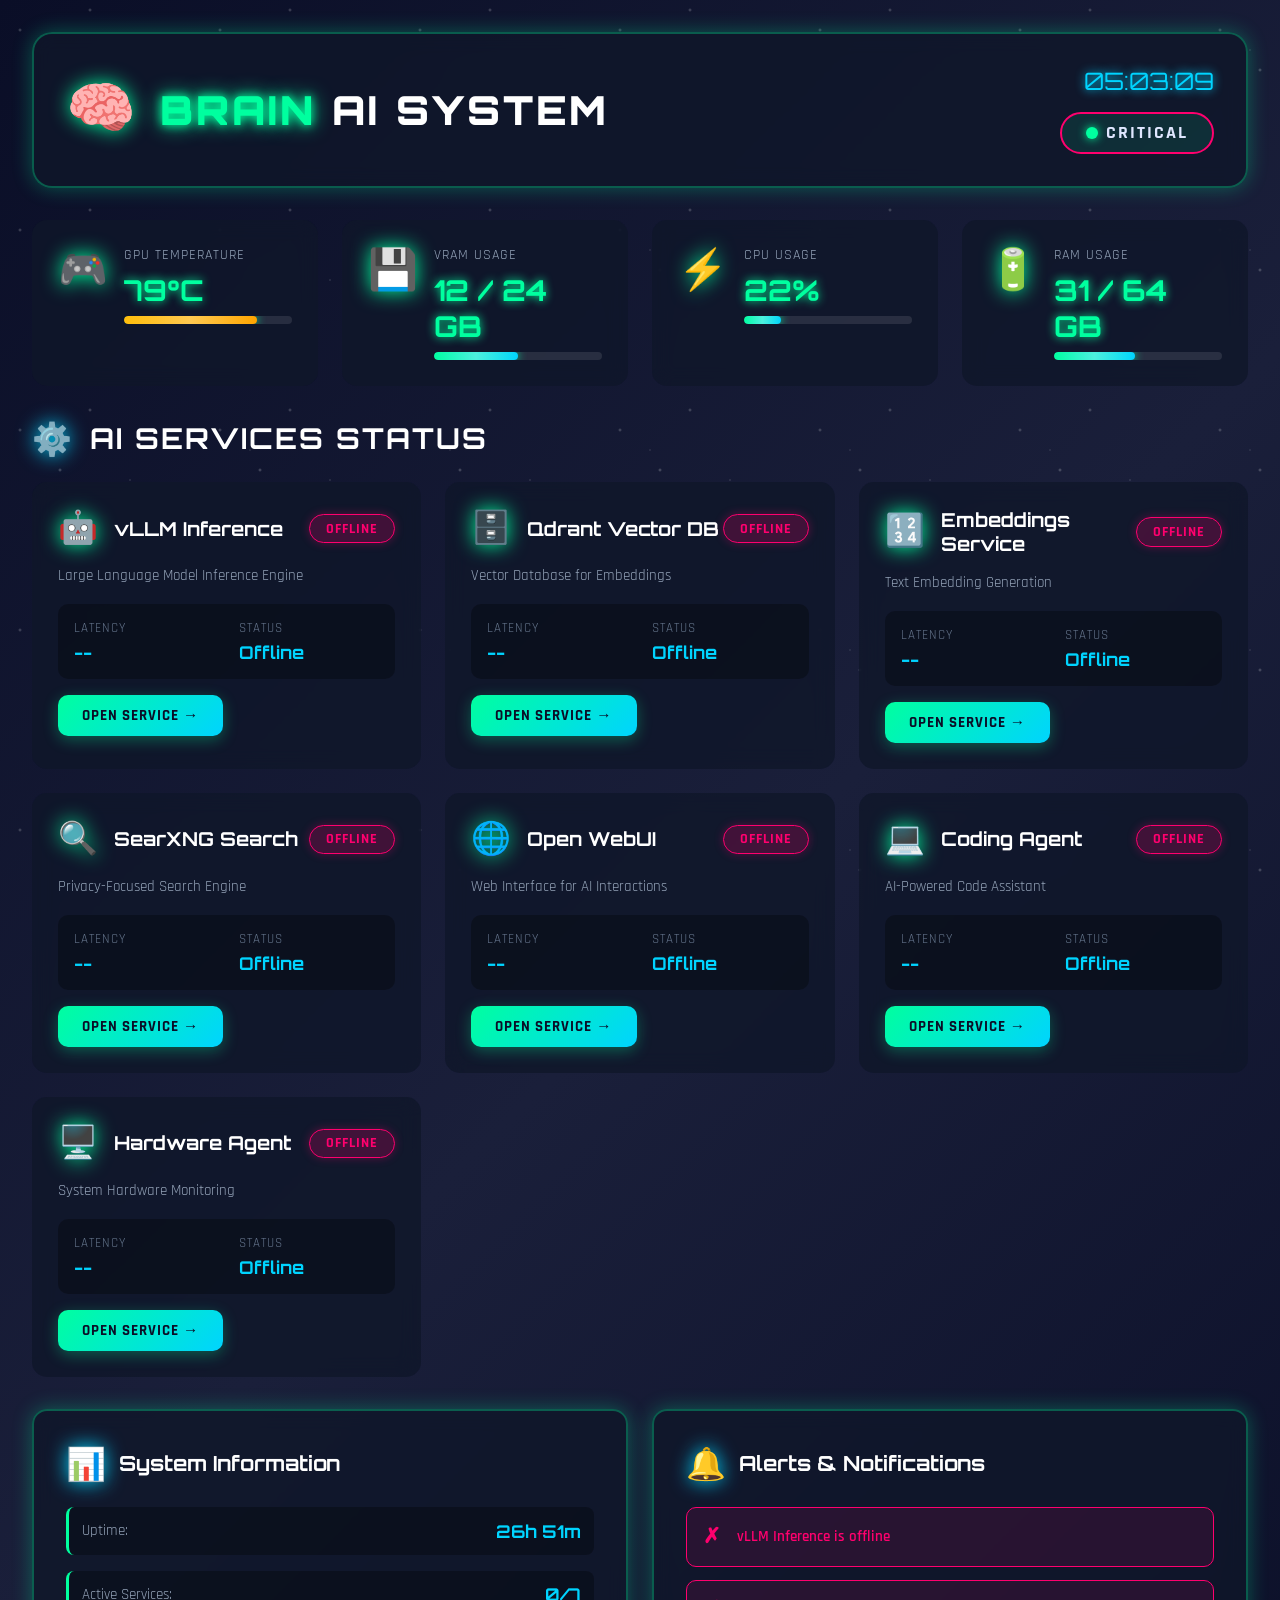
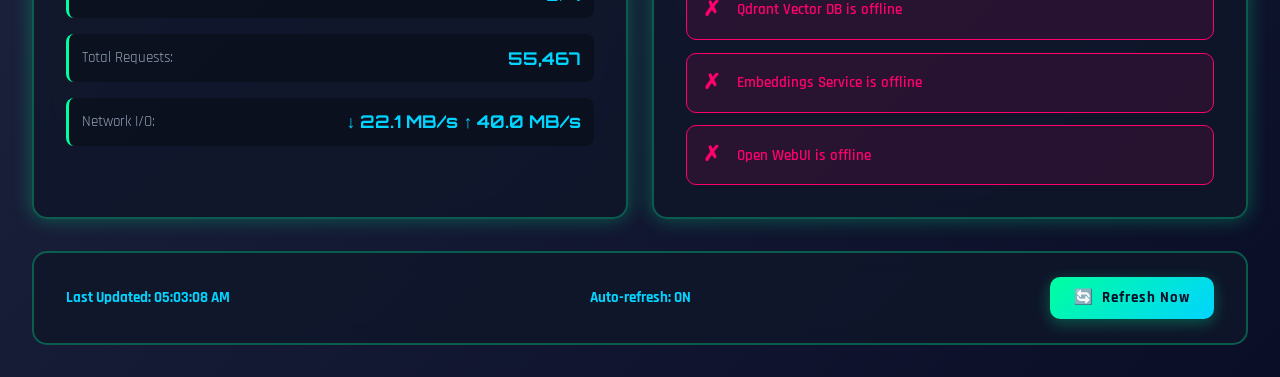
<file: brain-project/services/dashboard/index.html>
<!DOCTYPE html>
<html lang="en">
<head>
    <meta charset="UTF-8">
    <meta name="viewport" content="width=device-width, initial-scale=1.0">
    <title>🧠 Brain AI System Dashboard</title>
    <link rel="stylesheet" href="styles.css">
    <link rel="preconnect" href="https://fonts.googleapis.com">
    <link rel="preconnect" href="https://fonts.gstatic.com" crossorigin>
    <link href="https://fonts.googleapis.com/css2?family=Orbitron:wght@400;700;900&family=Rajdhani:wght@300;400;600;700&display=swap" rel="stylesheet">
</head>
<body>
    <div class="stars"></div>
    <div class="container">
        <!-- Header -->
        <header class="header">
            <div class="logo-container">
                <div class="brain-icon">🧠</div>
                <h1 class="title">
                    <span class="glow">BRAIN</span> AI SYSTEM
                </h1>
            </div>
            <div class="header-info">
                <div class="time-display" id="currentTime"></div>
                <div class="status-badge" id="systemStatus">
                    <span class="status-dot pulse"></span>
                    <span>ONLINE</span>
                </div>
            </div>
        </header>

        <!-- System Metrics -->
        <section class="metrics-grid">
            <div class="metric-card gpu">
                <div class="metric-icon">🎮</div>
                <div class="metric-content">
                    <div class="metric-label">GPU Temperature</div>
                    <div class="metric-value" id="gpuTemp">--°C</div>
                    <div class="metric-bar">
                        <div class="metric-bar-fill" id="gpuTempBar"></div>
                    </div>
                </div>
            </div>

            <div class="metric-card vram">
                <div class="metric-icon">💾</div>
                <div class="metric-content">
                    <div class="metric-label">VRAM Usage</div>
                    <div class="metric-value" id="vramUsage">-- / -- GB</div>
                    <div class="metric-bar">
                        <div class="metric-bar-fill" id="vramBar"></div>
                    </div>
                </div>
            </div>

            <div class="metric-card cpu">
                <div class="metric-icon">⚡</div>
                <div class="metric-content">
                    <div class="metric-label">CPU Usage</div>
                    <div class="metric-value" id="cpuUsage">--%</div>
                    <div class="metric-bar">
                        <div class="metric-bar-fill" id="cpuBar"></div>
                    </div>
                </div>
            </div>

            <div class="metric-card ram">
                <div class="metric-icon">🔋</div>
                <div class="metric-content">
                    <div class="metric-label">RAM Usage</div>
                    <div class="metric-value" id="ramUsage">-- / -- GB</div>
                    <div class="metric-bar">
                        <div class="metric-bar-fill" id="ramBar"></div>
                    </div>
                </div>
            </div>
        </section>

        <!-- Services Status -->
        <section class="services-section">
            <h2 class="section-title">
                <span class="title-icon">⚙️</span>
                AI SERVICES STATUS
            </h2>
            <div class="services-grid" id="servicesGrid">
                <!-- Services will be dynamically populated -->
            </div>
        </section>

        <!-- System Information -->
        <section class="info-section">
            <div class="info-card">
                <h3 class="info-title">
                    <span class="title-icon">📊</span>
                    System Information
                </h3>
                <div class="info-grid" id="systemInfo">
                    <div class="info-item">
                        <span class="info-label">Uptime:</span>
                        <span class="info-value" id="uptime">--</span>
                    </div>
                    <div class="info-item">
                        <span class="info-label">Active Services:</span>
                        <span class="info-value" id="activeServices">0/0</span>
                    </div>
                    <div class="info-item">
                        <span class="info-label">Total Requests:</span>
                        <span class="info-value" id="totalRequests">--</span>
                    </div>
                    <div class="info-item">
                        <span class="info-label">Network I/O:</span>
                        <span class="info-value" id="networkIO">--</span>
                    </div>
                </div>
            </div>

            <div class="info-card">
                <h3 class="info-title">
                    <span class="title-icon">🔔</span>
                    Alerts & Notifications
                </h3>
                <div class="alerts-container" id="alertsContainer">
                    <div class="alert-item success">
                        <span class="alert-icon">✓</span>
                        <span>All systems operational</span>
                    </div>
                </div>
            </div>
        </section>

        <!-- Footer -->
        <footer class="footer">
            <div class="footer-content">
                <div class="footer-item">
                    <span>Last Updated: <span id="lastUpdate">--</span></span>
                </div>
                <div class="footer-item">
                    <span>Auto-refresh: <span id="refreshStatus">ON</span></span>
                </div>
                <div class="footer-item">
                    <button class="refresh-button" id="manualRefresh">
                        <span class="refresh-icon">🔄</span> Refresh Now
                    </button>
                </div>
            </div>
        </footer>
    </div>

    <script src="config.js"></script>
    <script src="app.js"></script>
</body>
</html>
</file>
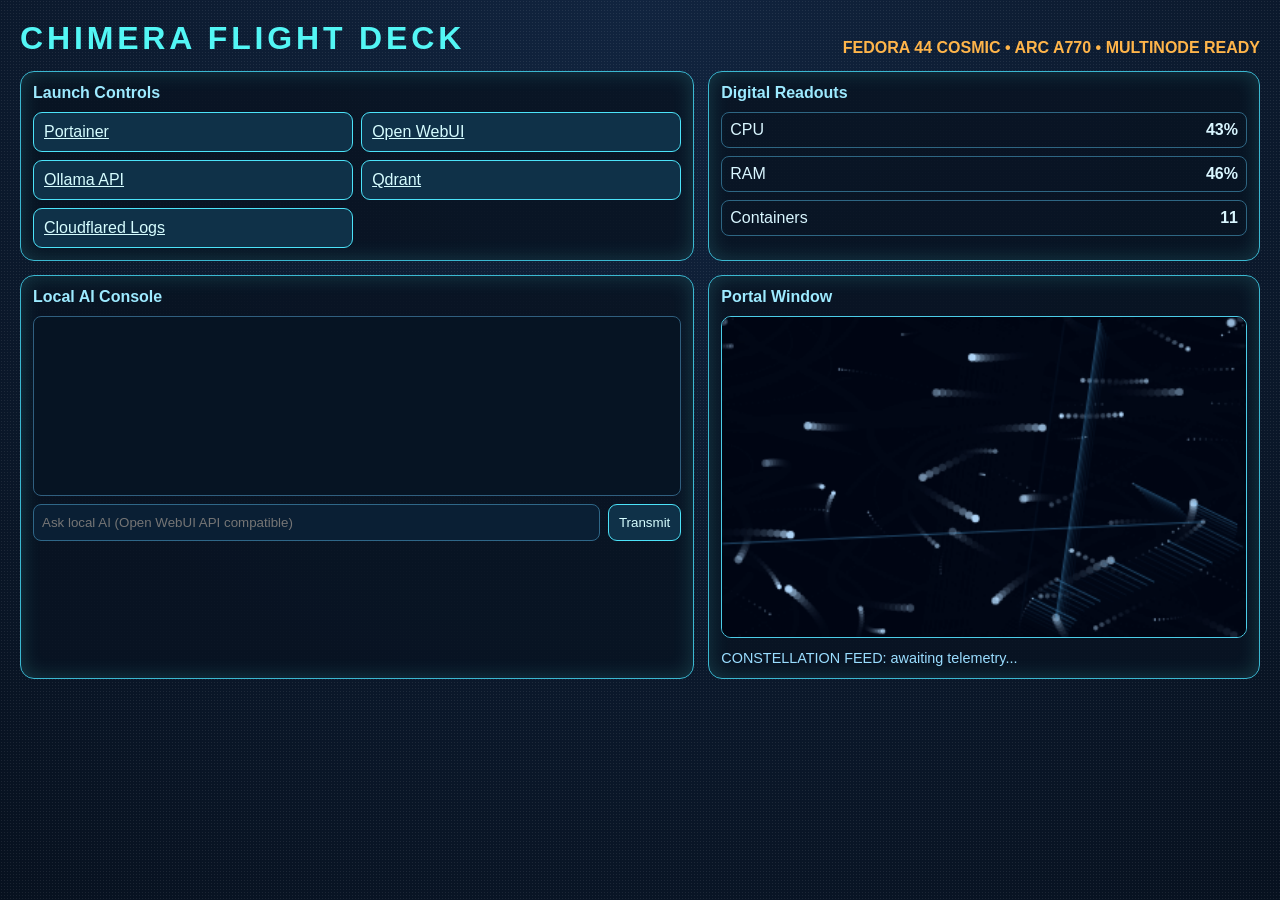
<file: commandcenter/dashboard/cockpit/index.html>
<!doctype html>
<html lang="en">
<head>
  <meta charset="UTF-8" />
  <meta name="viewport" content="width=device-width, initial-scale=1.0" />
  <title>Chimera Cockpit</title>
  <link rel="stylesheet" href="styles.css" />
</head>
<body>
  <div class="stars"></div>
  <main class="cockpit">
    <header>
      <h1>CHIMERA FLIGHT DECK</h1>
      <div class="readout">FEDORA 44 COSMIC • ARC A770 • MULTINODE READY</div>
    </header>

    <section class="grid">
      <article class="panel controls">
        <h2>Launch Controls</h2>
        <div class="buttons" id="serviceButtons"></div>
      </article>

      <article class="panel telemetry">
        <h2>Digital Readouts</h2>
        <div class="gauges">
          <div><span>CPU</span><strong id="cpuVal">--%</strong></div>
          <div><span>RAM</span><strong id="ramVal">--%</strong></div>
          <div><span>Containers</span><strong id="ctrVal">--</strong></div>
        </div>
      </article>

      <article class="panel chat">
        <h2>Local AI Console</h2>
        <div id="chatLog" class="chatlog"></div>
        <form id="chatForm">
          <input id="prompt" placeholder="Ask local AI (Open WebUI API compatible)" />
          <button>Transmit</button>
        </form>
      </article>

      <article class="panel portal">
        <h2>Portal Window</h2>
        <canvas id="portal" width="360" height="220"></canvas>
        <p id="constellationText">CONSTELLATION FEED: awaiting telemetry...</p>
      </article>
    </section>
  </main>
  <script src="app.js"></script>
</body>
</html>
</file>
<file: brain-project/services/dashboard/styles.css>
/* Brain AI System Dashboard - Cyberpunk Theme */

:root {
  /* Color Palette */
  --primary-glow: #00ff9f;
  --secondary-glow: #00d4ff;
  --danger-glow: #ff006e;
  --warning-glow: #ffbe0b;
  --success-glow: #00ff9f;
  
  /* Backgrounds */
  --bg-dark: #0a0e27;
  --bg-darker: #050818;
  --bg-card: rgba(15, 23, 42, 0.8);
  --bg-card-hover: rgba(15, 23, 42, 0.95);
  
  /* Borders & Effects */
  --border-glow: rgba(0, 255, 159, 0.3);
  --shadow-glow: 0 0 20px rgba(0, 255, 159, 0.3);
  --shadow-strong: 0 0 40px rgba(0, 255, 159, 0.5);
  
  /* Typography */
  --font-display: 'Orbitron', sans-serif;
  --font-body: 'Rajdhani', sans-serif;
}

* {
  margin: 0;
  padding: 0;
  box-sizing: border-box;
}

body {
  font-family: var(--font-body);
  background: linear-gradient(135deg, #0a0e27 0%, #1a1f3a 50%, #0a0e27 100%);
  color: #e0e7ff;
  min-height: 100vh;
  overflow-x: hidden;
  position: relative;
}

/* Animated stars background */
.stars {
  position: fixed;
  top: 0;
  left: 0;
  width: 100%;
  height: 100%;
  pointer-events: none;
  background-image: 
    radial-gradient(2px 2px at 20px 30px, #eee, transparent),
    radial-gradient(2px 2px at 60px 70px, #fff, transparent),
    radial-gradient(1px 1px at 50px 50px, #ddd, transparent),
    radial-gradient(1px 1px at 130px 80px, #fff, transparent),
    radial-gradient(2px 2px at 90px 10px, #eee, transparent);
  background-repeat: repeat;
  background-size: 200px 200px;
  opacity: 0.3;
  animation: twinkle 3s ease-in-out infinite;
}

@keyframes twinkle {
  0%, 100% { opacity: 0.3; }
  50% { opacity: 0.5; }
}

.container {
  max-width: 1600px;
  margin: 0 auto;
  padding: 2rem;
  position: relative;
  z-index: 1;
}

/* Header */
.header {
  display: flex;
  justify-content: space-between;
  align-items: center;
  padding: 2rem;
  background: var(--bg-card);
  border-radius: 20px;
  border: 2px solid var(--border-glow);
  box-shadow: var(--shadow-glow);
  margin-bottom: 2rem;
  backdrop-filter: blur(10px);
}

.logo-container {
  display: flex;
  align-items: center;
  gap: 1.5rem;
}

.brain-icon {
  font-size: 3.5rem;
  animation: pulse-glow 2s ease-in-out infinite;
  filter: drop-shadow(0 0 10px var(--primary-glow));
}

@keyframes pulse-glow {
  0%, 100% { transform: scale(1); filter: drop-shadow(0 0 10px var(--primary-glow)); }
  50% { transform: scale(1.1); filter: drop-shadow(0 0 20px var(--primary-glow)); }
}

.title {
  font-family: var(--font-display);
  font-size: 2.5rem;
  font-weight: 900;
  letter-spacing: 3px;
  color: #fff;
  text-transform: uppercase;
}

.glow {
  color: var(--primary-glow);
  text-shadow: 0 0 10px var(--primary-glow), 0 0 20px var(--primary-glow);
  animation: text-glow 2s ease-in-out infinite;
}

@keyframes text-glow {
  0%, 100% { text-shadow: 0 0 10px var(--primary-glow), 0 0 20px var(--primary-glow); }
  50% { text-shadow: 0 0 20px var(--primary-glow), 0 0 40px var(--primary-glow); }
}

.header-info {
  display: flex;
  flex-direction: column;
  align-items: flex-end;
  gap: 1rem;
}

.time-display {
  font-family: var(--font-display);
  font-size: 1.5rem;
  color: var(--secondary-glow);
  text-shadow: 0 0 10px var(--secondary-glow);
}

.status-badge {
  display: flex;
  align-items: center;
  gap: 0.5rem;
  padding: 0.5rem 1.5rem;
  background: rgba(0, 255, 159, 0.1);
  border: 2px solid var(--primary-glow);
  border-radius: 25px;
  font-weight: 700;
  font-size: 1.1rem;
  letter-spacing: 2px;
}

.status-dot {
  width: 12px;
  height: 12px;
  border-radius: 50%;
  background: var(--success-glow);
  box-shadow: 0 0 10px var(--success-glow);
}

.pulse {
  animation: pulse 2s ease-in-out infinite;
}

@keyframes pulse {
  0%, 100% { opacity: 1; transform: scale(1); }
  50% { opacity: 0.6; transform: scale(1.2); }
}

/* Metrics Grid */
.metrics-grid {
  display: grid;
  grid-template-columns: repeat(auto-fit, minmax(280px, 1fr));
  gap: 1.5rem;
  margin-bottom: 2rem;
}

.metric-card {
  padding: 1.5rem;
  background: var(--bg-card);
  border-radius: 15px;
  border: 2px solid transparent;
  backdrop-filter: blur(10px);
  transition: all 0.3s ease;
  display: flex;
  gap: 1rem;
  position: relative;
  overflow: hidden;
}

.metric-card::before {
  content: '';
  position: absolute;
  top: 0;
  left: 0;
  right: 0;
  height: 3px;
  background: linear-gradient(90deg, transparent, var(--primary-glow), transparent);
  opacity: 0;
  transition: opacity 0.3s ease;
}

.metric-card:hover {
  border-color: var(--border-glow);
  box-shadow: var(--shadow-glow);
  transform: translateY(-5px);
}

.metric-card:hover::before {
  opacity: 1;
}

.metric-icon {
  font-size: 2.5rem;
  filter: drop-shadow(0 0 10px var(--primary-glow));
}

.metric-content {
  flex: 1;
}

.metric-label {
  font-size: 0.9rem;
  color: #94a3b8;
  text-transform: uppercase;
  letter-spacing: 1px;
  margin-bottom: 0.5rem;
}

.metric-value {
  font-family: var(--font-display);
  font-size: 1.8rem;
  font-weight: 700;
  color: var(--primary-glow);
  text-shadow: 0 0 10px var(--primary-glow);
  margin-bottom: 0.5rem;
}

.metric-bar {
  width: 100%;
  height: 8px;
  background: rgba(255, 255, 255, 0.1);
  border-radius: 10px;
  overflow: hidden;
  position: relative;
}

.metric-bar-fill {
  height: 100%;
  background: linear-gradient(90deg, var(--primary-glow), var(--secondary-glow));
  border-radius: 10px;
  transition: width 0.5s ease;
  box-shadow: 0 0 10px var(--primary-glow);
  position: relative;
}

.metric-bar-fill::after {
  content: '';
  position: absolute;
  top: 0;
  left: 0;
  bottom: 0;
  right: 0;
  background: linear-gradient(90deg, transparent, rgba(255,255,255,0.3), transparent);
  animation: shimmer 2s infinite;
}

@keyframes shimmer {
  0% { transform: translateX(-100%); }
  100% { transform: translateX(100%); }
}

/* Services Section */
.services-section {
  margin-bottom: 2rem;
}

.section-title {
  font-family: var(--font-display);
  font-size: 1.8rem;
  font-weight: 700;
  color: #fff;
  text-transform: uppercase;
  letter-spacing: 2px;
  margin-bottom: 1.5rem;
  display: flex;
  align-items: center;
  gap: 1rem;
}

.title-icon {
  font-size: 2rem;
  filter: drop-shadow(0 0 10px var(--secondary-glow));
}

.services-grid {
  display: grid;
  grid-template-columns: repeat(auto-fit, minmax(320px, 1fr));
  gap: 1.5rem;
}

.service-card {
  padding: 1.5rem;
  background: var(--bg-card);
  border-radius: 15px;
  border: 2px solid transparent;
  backdrop-filter: blur(10px);
  transition: all 0.3s ease;
  position: relative;
  overflow: hidden;
}

.service-card::before {
  content: '';
  position: absolute;
  top: 0;
  left: 0;
  width: 100%;
  height: 100%;
  background: linear-gradient(135deg, transparent, rgba(0, 255, 159, 0.05));
  opacity: 0;
  transition: opacity 0.3s ease;
}

.service-card:hover {
  border-color: var(--border-glow);
  box-shadow: var(--shadow-glow);
  transform: translateY(-5px);
}

.service-card:hover::before {
  opacity: 1;
}

.service-header {
  display: flex;
  align-items: center;
  justify-content: space-between;
  margin-bottom: 1rem;
}

.service-title-group {
  display: flex;
  align-items: center;
  gap: 1rem;
}

.service-icon {
  font-size: 2rem;
  filter: drop-shadow(0 0 10px var(--primary-glow));
}

.service-name {
  font-family: var(--font-display);
  font-size: 1.2rem;
  font-weight: 700;
  color: #fff;
}

.service-status {
  padding: 0.3rem 1rem;
  border-radius: 20px;
  font-size: 0.85rem;
  font-weight: 700;
  letter-spacing: 1px;
  text-transform: uppercase;
}

.service-status.online {
  background: rgba(0, 255, 159, 0.2);
  color: var(--success-glow);
  border: 1px solid var(--success-glow);
  box-shadow: 0 0 10px rgba(0, 255, 159, 0.3);
}

.service-status.offline {
  background: rgba(255, 0, 110, 0.2);
  color: var(--danger-glow);
  border: 1px solid var(--danger-glow);
  box-shadow: 0 0 10px rgba(255, 0, 110, 0.3);
}

.service-status.degraded {
  background: rgba(255, 190, 11, 0.2);
  color: var(--warning-glow);
  border: 1px solid var(--warning-glow);
  box-shadow: 0 0 10px rgba(255, 190, 11, 0.3);
}

.service-description {
  color: #94a3b8;
  font-size: 0.95rem;
  margin-bottom: 1rem;
  line-height: 1.5;
}

.service-metrics {
  display: flex;
  gap: 1.5rem;
  margin-bottom: 1rem;
  padding: 1rem;
  background: rgba(0, 0, 0, 0.3);
  border-radius: 10px;
}

.service-metric {
  flex: 1;
}

.service-metric-label {
  font-size: 0.8rem;
  color: #64748b;
  text-transform: uppercase;
  letter-spacing: 1px;
  margin-bottom: 0.3rem;
}

.service-metric-value {
  font-family: var(--font-display);
  font-size: 1.1rem;
  font-weight: 700;
  color: var(--secondary-glow);
}

.service-link {
  display: inline-block;
  padding: 0.7rem 1.5rem;
  background: linear-gradient(135deg, var(--primary-glow), var(--secondary-glow));
  color: var(--bg-dark);
  text-decoration: none;
  border-radius: 10px;
  font-weight: 700;
  font-size: 0.95rem;
  letter-spacing: 1px;
  text-transform: uppercase;
  transition: all 0.3s ease;
  box-shadow: 0 4px 15px rgba(0, 255, 159, 0.3);
}

.service-link:hover {
  transform: translateY(-2px);
  box-shadow: 0 6px 20px rgba(0, 255, 159, 0.5);
}

/* Info Section */
.info-section {
  display: grid;
  grid-template-columns: repeat(auto-fit, minmax(400px, 1fr));
  gap: 1.5rem;
  margin-bottom: 2rem;
}

.info-card {
  padding: 2rem;
  background: var(--bg-card);
  border-radius: 15px;
  border: 2px solid var(--border-glow);
  backdrop-filter: blur(10px);
  box-shadow: var(--shadow-glow);
}

.info-title {
  font-family: var(--font-display);
  font-size: 1.3rem;
  font-weight: 700;
  color: #fff;
  margin-bottom: 1.5rem;
  display: flex;
  align-items: center;
  gap: 0.8rem;
}

.info-grid {
  display: grid;
  gap: 1rem;
}

.info-item {
  display: flex;
  justify-content: space-between;
  align-items: center;
  padding: 0.8rem;
  background: rgba(0, 0, 0, 0.3);
  border-radius: 8px;
  border-left: 3px solid var(--primary-glow);
}

.info-label {
  color: #94a3b8;
  font-size: 0.95rem;
}

.info-value {
  font-family: var(--font-display);
  font-weight: 700;
  color: var(--secondary-glow);
  font-size: 1.1rem;
}

.alerts-container {
  display: flex;
  flex-direction: column;
  gap: 0.8rem;
}

.alert-item {
  padding: 1rem;
  border-radius: 10px;
  display: flex;
  align-items: center;
  gap: 1rem;
  font-size: 0.95rem;
  font-weight: 600;
  animation: slideIn 0.3s ease;
}

@keyframes slideIn {
  from { opacity: 0; transform: translateX(-20px); }
  to { opacity: 1; transform: translateX(0); }
}

.alert-item.success {
  background: rgba(0, 255, 159, 0.1);
  border: 1px solid var(--success-glow);
  color: var(--success-glow);
}

.alert-item.warning {
  background: rgba(255, 190, 11, 0.1);
  border: 1px solid var(--warning-glow);
  color: var(--warning-glow);
}

.alert-item.danger {
  background: rgba(255, 0, 110, 0.1);
  border: 1px solid var(--danger-glow);
  color: var(--danger-glow);
}

.alert-icon {
  font-size: 1.3rem;
}

/* Footer */
.footer {
  padding: 1.5rem 2rem;
  background: var(--bg-card);
  border-radius: 15px;
  border: 2px solid var(--border-glow);
  backdrop-filter: blur(10px);
  margin-top: 2rem;
}

.footer-content {
  display: flex;
  justify-content: space-between;
  align-items: center;
  flex-wrap: wrap;
  gap: 1rem;
}

.footer-item {
  color: #94a3b8;
  font-size: 0.95rem;
}

.footer-item span:last-child {
  color: var(--secondary-glow);
  font-weight: 700;
}

.refresh-button {
  padding: 0.7rem 1.5rem;
  background: linear-gradient(135deg, var(--primary-glow), var(--secondary-glow));
  color: var(--bg-dark);
  border: none;
  border-radius: 10px;
  font-family: var(--font-body);
  font-weight: 700;
  font-size: 0.95rem;
  letter-spacing: 1px;
  cursor: pointer;
  transition: all 0.3s ease;
  display: flex;
  align-items: center;
  gap: 0.5rem;
  box-shadow: 0 4px 15px rgba(0, 255, 159, 0.3);
}

.refresh-button:hover {
  transform: translateY(-2px);
  box-shadow: 0 6px 20px rgba(0, 255, 159, 0.5);
}

.refresh-button:active {
  transform: translateY(0);
}

.refresh-icon {
  display: inline-block;
  transition: transform 0.5s ease;
}

.refresh-button:hover .refresh-icon {
  transform: rotate(360deg);
}

/* Responsive Design */
@media (max-width: 1200px) {
  .container {
    padding: 1.5rem;
  }
  
  .title {
    font-size: 2rem;
  }
  
  .services-grid {
    grid-template-columns: repeat(auto-fit, minmax(280px, 1fr));
  }
}

@media (max-width: 768px) {
  .header {
    flex-direction: column;
    text-align: center;
    gap: 1.5rem;
  }
  
  .header-info {
    align-items: center;
  }
  
  .title {
    font-size: 1.5rem;
  }
  
  .brain-icon {
    font-size: 2.5rem;
  }
  
  .metrics-grid {
    grid-template-columns: 1fr;
  }
  
  .services-grid {
    grid-template-columns: 1fr;
  }
  
  .info-section {
    grid-template-columns: 1fr;
  }
  
  .footer-content {
    flex-direction: column;
    text-align: center;
  }
}

/* Loading Animation */
.loading {
  display: inline-block;
  width: 20px;
  height: 20px;
  border: 3px solid rgba(0, 255, 159, 0.3);
  border-top-color: var(--primary-glow);
  border-radius: 50%;
  animation: spin 1s linear infinite;
}

@keyframes spin {
  to { transform: rotate(360deg); }
}

/* Utility Classes */
.hidden {
  display: none !important;
}

.fade-in {
  animation: fadeIn 0.5s ease;
}

@keyframes fadeIn {
  from { opacity: 0; }
  to { opacity: 1; }
}

.slide-up {
  animation: slideUp 0.5s ease;
}

@keyframes slideUp {
  from { opacity: 0; transform: translateY(20px); }
  to { opacity: 1; transform: translateY(0); }
}
</file>
<file: commandcenter/dashboard/cockpit/styles.css>
:root {
  --bg: #07111f;
  --panel: #11263d;
  --line: #3bb8d1;
  --accent: #53f6f5;
  --warn: #ffb54a;
}
* { box-sizing: border-box; font-family: 'Segoe UI', sans-serif; }
body { margin:0; background: radial-gradient(circle at top, #11243f, var(--bg)); color:#d9f6ff; min-height:100vh; overflow:hidden; }
.stars { position:fixed; inset:0; background-image:radial-gradient(#fff 1px, transparent 1px); background-size:3px 3px; opacity:.08; }
.cockpit { position:relative; padding:20px; }
header { display:flex; justify-content:space-between; align-items:flex-end; }
h1 { margin:0; letter-spacing:.12em; color:var(--accent); }
.readout { color:var(--warn); font-weight:700; }
.grid { margin-top:14px; display:grid; grid-template-columns: 1.1fr .9fr; grid-template-rows: auto auto; gap:14px; }
.panel { border:1px solid var(--line); background:rgba(9,20,34,.84); border-radius:14px; padding:12px; box-shadow:0 0 20px rgba(83,246,245,.18) inset; }
.panel h2 { margin:0 0 10px; font-size:1rem; color:#9deaff; }
.buttons { display:grid; grid-template-columns:repeat(2, minmax(120px, 1fr)); gap:8px; }
button, .launch { background:#0f3148; color:#d6fdff; border:1px solid #4ce3f9; border-radius:9px; padding:10px; cursor:pointer; }
button:hover, .launch:hover { filter:brightness(1.1); }
.gauges { display:grid; gap:8px; }
.gauges div { display:flex; justify-content:space-between; border:1px solid #2e6683; border-radius:8px; padding:8px; }
.chatlog { height:180px; overflow:auto; border:1px solid #305f7f; border-radius:8px; padding:8px; background:#061423; }
#chatForm { margin-top:8px; display:flex; gap:8px; }
#prompt { flex:1; background:#0a1f34; border:1px solid #2f6788; color:#d9f6ff; border-radius:8px; padding:8px; }
.portal canvas { width:100%; border-radius:10px; border:1px solid #4ccde8; background:#030a14; }
#constellationText { margin:8px 0 0; color:#9addff; font-size:.9rem; }
@media (max-width: 980px) { .grid { grid-template-columns:1fr; } body { overflow:auto; } }
</file>
